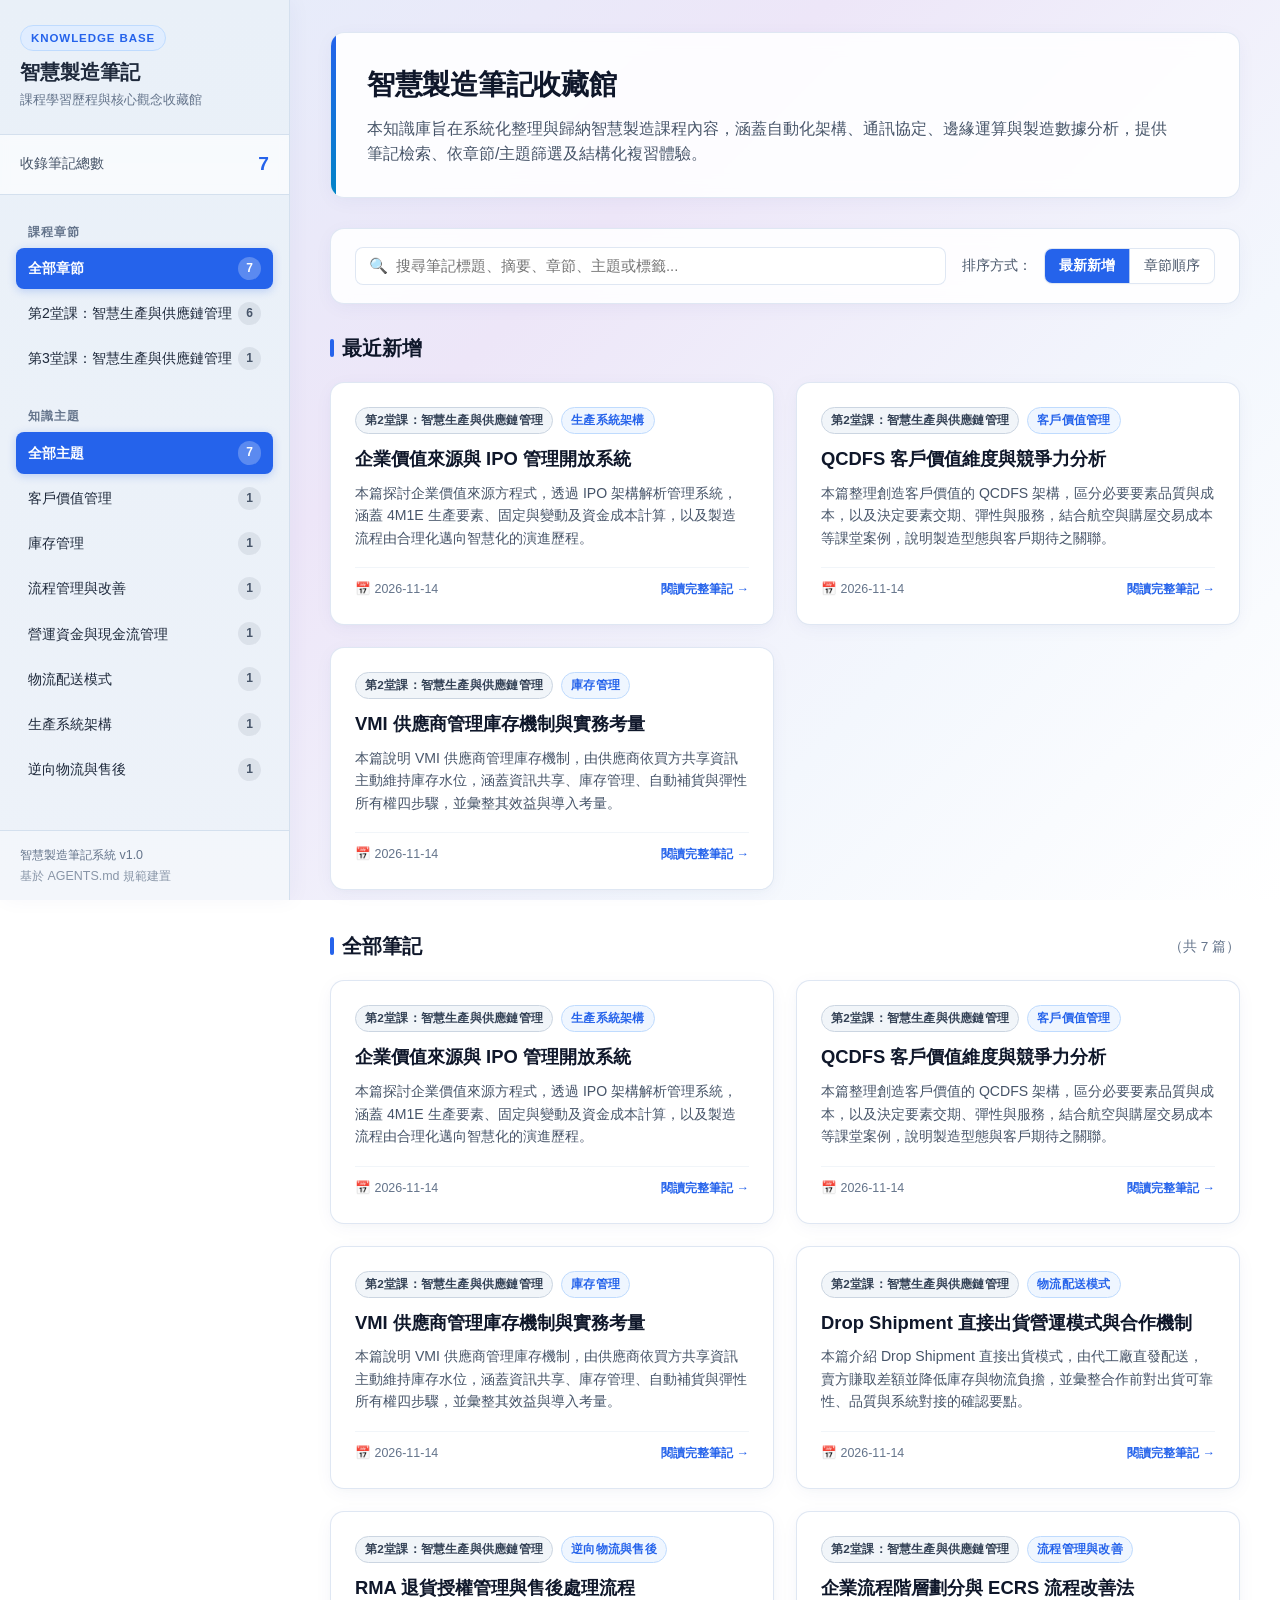
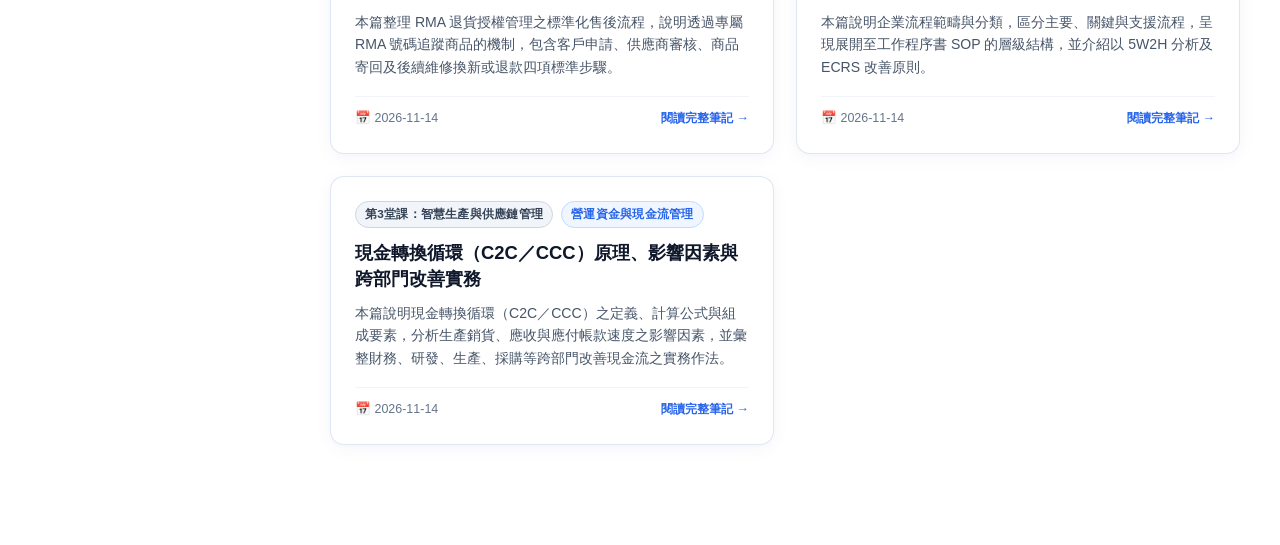
<file: index.html>
<!DOCTYPE html>
<html lang="zh-Hant-TW">
<head>
  <meta charset="UTF-8">
  <meta name="viewport" content="width=device-width, initial-scale=1.0">
  <title>智慧製造筆記收藏館 | 課程知識庫</title>
  <meta name="description" content="智慧製造課程筆記收藏館，提供即時搜尋、分類篩選與完整閱讀。">
  <!-- 外部樣式表 -->
  <link rel="stylesheet" href="./css/style.css">
</head>
<body>

  <!-- 手機版頂部標題列 -->
  <header class="mobile-topbar">
    <div class="mobile-title">智慧製造筆記收藏館</div>
    <button type="button" class="mobile-menu-btn" id="mobile-menu-btn" aria-label="切換選單">選單 ☰</button>
  </header>

  <!-- 手機版側邊欄背景遮罩 -->
  <div class="sidebar-overlay" id="sidebar-overlay"></div>

  <div class="app-layout">
    <!-- 左側深藍灰色固定側邊欄 -->
    <aside class="sidebar" id="sidebar">
      <div class="sidebar-header">
        <span class="brand-badge">Knowledge Base</span>
        <h1 class="sidebar-title">智慧製造筆記</h1>
        <p class="sidebar-subtitle">課程學習歷程與核心觀念收藏館</p>
      </div>

      <!-- 統計數據區塊 -->
      <div class="sidebar-stats">
        <div class="stat-item">
          <span class="stat-label">收錄筆記總數</span>
          <span class="stat-value" id="total-notes-count">0</span>
        </div>
      </div>

      <!-- 分類導航區塊 -->
      <nav class="sidebar-nav">
        <div class="nav-section-title">課程章節</div>
        <ul class="filter-list" id="sidebar-chapter-list">
          <!-- 由 app.js 動態渲染 -->
        </ul>

        <div class="nav-section-title" style="margin-top: 10px;">知識主題</div>
        <ul class="filter-list" id="sidebar-topic-list">
          <!-- 由 app.js 動態渲染 -->
        </ul>
      </nav>

      <div class="sidebar-footer">
        <div>智慧製造筆記系統 v1.0</div>
        <div style="margin-top: 4px; opacity: 0.75;">基於 AGENTS.md 規範建置</div>
      </div>
    </aside>

    <!-- 右側主內容區 -->
    <main class="main-content">
      <div class="content-inner">

        <!-- 網站介紹橫幅 (Hero Banner) -->
        <section class="hero-banner">
          <h2 class="hero-title">智慧製造筆記收藏館</h2>
          <p class="hero-description">
            本知識庫旨在系統化整理與歸納智慧製造課程內容，涵蓋自動化架構、通訊協定、邊緣運算與製造數據分析，提供筆記檢索、依章節/主題篩選及結構化複習體驗。
          </p>
        </section>

        <!-- 搜尋與排序控制列 -->
        <section class="controls-bar">
          <div class="search-box-wrap">
            <span class="search-icon">🔍</span>
            <input type="text" id="search-input" class="search-input" placeholder="搜尋筆記標題、摘要、章節、主題或標籤..." aria-label="關鍵字搜尋">
          </div>

          <div class="sort-and-filters">
            <span class="sort-label">排序方式：</span>
            <div class="sort-btn-group">
              <button type="button" id="sort-newest-btn" class="sort-btn active">最新新增</button>
              <button type="button" id="sort-chapter-btn" class="sort-btn">章節順序</button>
            </div>
          </div>
        </section>

        <!-- 目前已套用的篩選標籤指示條 -->
        <div class="active-filters-bar" id="active-filters-bar" style="display: none;"></div>

        <!-- 最近新增筆記區塊 -->
        <section id="recent-notes-section" style="margin-bottom: 24px;">
          <div class="section-header">
            <h3 class="section-title">最近新增</h3>
          </div>
          <div class="notes-grid" id="recent-notes-grid">
            <!-- 由 app.js 動態載入最近新增卡片 -->
          </div>
        </section>

        <!-- 全部筆記摘要卡片區塊 / 搜尋與篩選結果區塊 -->
        <section id="all-notes-section">
          <div class="section-header">
            <h3 class="section-title" id="notes-list-title">全部筆記</h3>
            <span class="section-count" id="all-notes-count"></span>
          </div>
          <div class="notes-grid" id="all-notes-grid">
            <!-- 由 app.js 動態載入全部卡片 -->
          </div>
        </section>

      </div>
    </main>
  </div>

  <!-- 應用邏輯腳本 (v=2 快取破除) -->
  <script src="./js/app.js?v=2"></script>
</body>
</html>
</file>
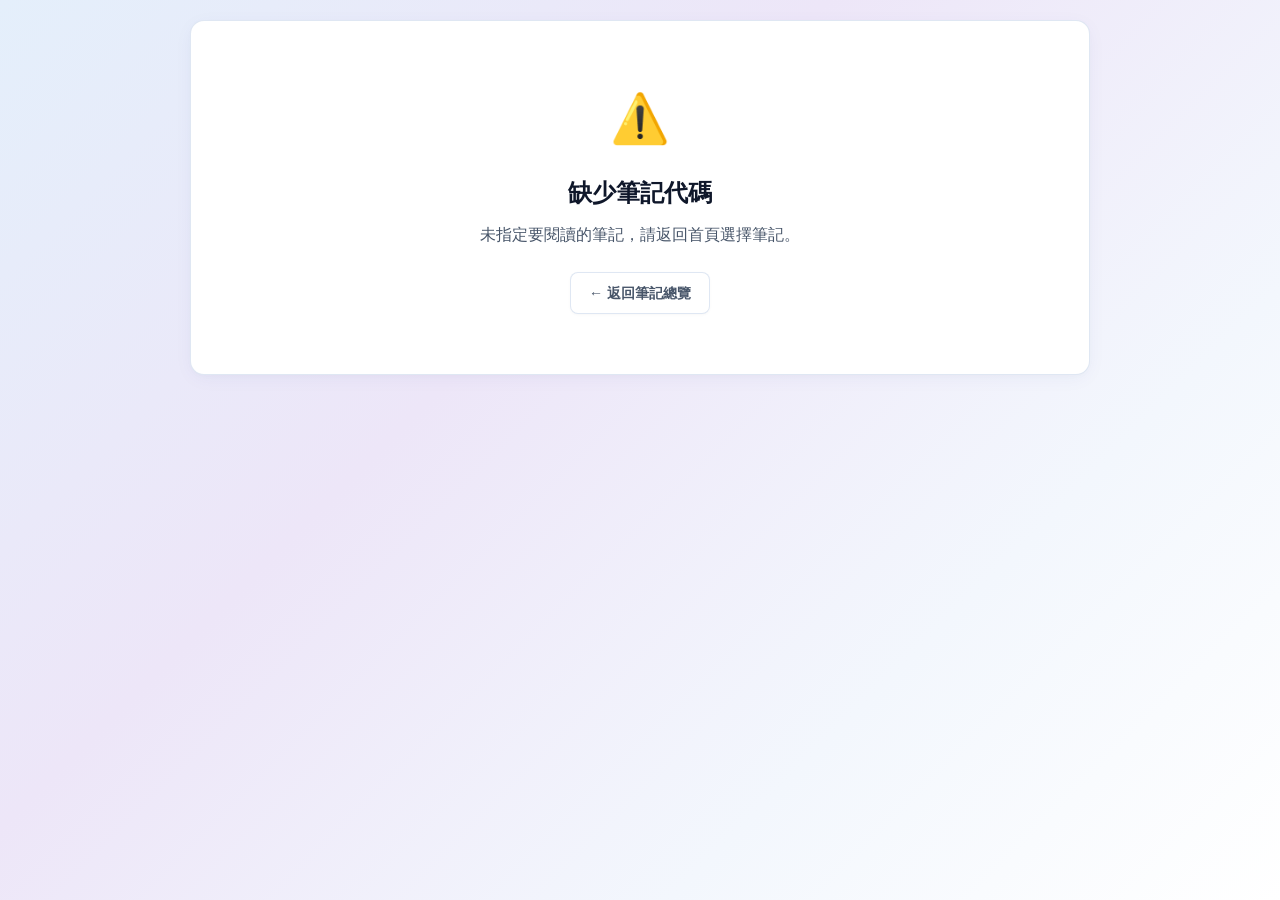
<file: note.html>
<!DOCTYPE html>
<html lang="zh-Hant-TW">
<head>
  <meta charset="UTF-8">
  <meta name="viewport" content="width=device-width, initial-scale=1.0">
  <title>筆記閱讀 | 智慧製造筆記收藏館</title>
  <meta name="description" content="智慧製造筆記詳細閱讀頁面。">
  <link rel="stylesheet" href="./css/style.css">
</head>
<body>

  <!-- 手機版頂部標題列 -->
  <header class="mobile-topbar">
    <div class="mobile-title">智慧製造筆記</div>
    <a href="./index.html" class="mobile-menu-btn" style="text-decoration: none;">&larr; 返回總覽</a>
  </header>

  <main class="note-view-container" id="note-view-wrapper">
    <!-- 頂部返回按鈕列 -->
    <div class="note-nav-bar">
      <a href="./index.html" class="btn-back">&larr; 返回筆記總覽</a>
      <span style="font-size: 0.85rem; color: var(--text-muted);">智慧製造筆記收藏館</span>
    </div>

    <!-- 筆記文章卡片 -->
    <article class="note-article">
      <!-- 筆記檔頭中繼資料區塊 -->
      <header class="note-header" id="note-header-container">
        <!-- 由 note.js 動態渲染 -->
      </header>

      <!-- 筆記 Markdown 內文區塊 -->
      <div class="markdown-body" id="note-body-container">
        <!-- 由 note.js 解析 Markdown 動態填入 -->
      </div>

      <!-- 筆記頁尾資料來源標示區塊 -->
      <footer class="note-footer" id="note-footer-container">
        <!-- 由 note.js 動態渲染 -->
      </footer>
    </article>
  </main>

  <!-- Markdown 解析函式庫與頁面邏輯 -->
  <script src="./lib/markdown-parser.js"></script>
  <script src="./js/note.js"></script>
</body>
</html>
</file>
<file: css/style.css>
/* ==========================================================================
   智慧製造筆記收藏館 - 樣式表 (Future Tech Light Theme)
   依據 AGENTS.md 視覺風格規範建置 - EduMate 淺色未來科技學習平台風格
   ========================================================================== */

:root {
  /* 品牌與科技藍調色彩（主要按鈕及選取狀態的強調色） */
  --primary-blue: #2563eb;
  --primary-blue-hover: #1d4ed8;
  --primary-blue-light: #eff6ff;
  --primary-blue-border: #bfdbfe;
  --tech-cyan: #0284c7;

  /* 背景漸層系統（淡藍灰、淡紫灰與白色的柔和漸層，EduMate 科技學習風） */
  --bg-gradient: linear-gradient(135deg, #e4effb 0%, #ede6f8 38%, #f3f7fd 72%, #ffffff 100%);
  --content-bg: #ffffff;
  --content-bg-subtle: #f8fafc;

  /* 側邊欄專用（柔和中淺藍灰色系，親和明亮且與主內容區自然區隔） */
  --sidebar-bg: #eaf0f8;
  --sidebar-bg-gradient: linear-gradient(180deg, #e9f0f8 0%, #edf2f9 100%);
  --sidebar-border: #d4e0ee;
  --sidebar-text: #1e293b;
  --sidebar-text-muted: #64748b;
  --sidebar-item-hover: rgba(255, 255, 255, 0.85);
  --sidebar-item-active: #2563eb;

  /* 文字色彩 */
  --text-main: #0f172a;
  --text-secondary: #475569;
  --text-muted: #64748b;
  --text-light: #94a3b8;

  /* 卡片與元件邊界、微陰影（白底、圓角、細邊框、極致淡陰影） */
  --border-color: rgba(215, 226, 240, 0.8);
  --border-color-focus: #93c5fd;
  --card-bg: #ffffff;
  --card-radius: 14px;
  --badge-radius: 9999px;
  --card-shadow: 0 4px 20px -2px rgba(30, 58, 138, 0.05), 0 2px 6px -1px rgba(15, 23, 42, 0.02);
  --card-shadow-hover: 0 12px 28px -4px rgba(37, 99, 235, 0.12), 0 4px 10px -2px rgba(15, 23, 42, 0.03);

  /* 版面尺寸 */
  --sidebar-width: 290px;
  --header-height: 64px;
  --container-max-width: 1200px;
  
  /* 字體系統 */
  --font-family: -apple-system, BlinkMacSystemFont, "Segoe UI", Roboto, "Helvetica Neue", Arial, "Noto Sans TC", "PingFang TC", "Microsoft JhengHei", sans-serif;
  --font-mono: ui-monospace, SFMono-Regular, Menlo, Monaco, Consolas, "Liberation Mono", "Courier New", monospace;
}

/* 基礎重置與排版設定 */
*, *::before, *::after {
  box-sizing: border-box;
  margin: 0;
  padding: 0;
}

html {
  font-size: 16px;
  scroll-behavior: smooth;
}

body {
  font-family: var(--font-family);
  background: var(--bg-gradient);
  background-attachment: fixed;
  color: var(--text-main);
  line-height: 1.6;
  min-height: 100vh;
  -webkit-font-smoothing: antialiased;
}

a {
  color: var(--primary-blue);
  text-decoration: none;
  transition: color 0.2s ease;
}

a:hover {
  color: var(--primary-blue-hover);
}

/* 主版面配置：左側固定側邊欄 + 右側主內容區 */
.app-layout {
  display: flex;
  min-height: 100vh;
}

/* 側邊欄樣式（柔和藍灰色調） */
.sidebar {
  width: var(--sidebar-width);
  background: var(--sidebar-bg-gradient);
  color: var(--sidebar-text);
  display: flex;
  flex-direction: column;
  position: fixed;
  top: 0;
  bottom: 0;
  left: 0;
  z-index: 100;
  border-right: 1px solid var(--sidebar-border);
  box-shadow: 3px 0 20px rgba(30, 58, 138, 0.04);
  overflow-y: auto;
  transition: transform 0.3s ease;
}

.sidebar-header {
  padding: 24px 20px;
  border-bottom: 1px solid var(--sidebar-border);
}

.brand-badge {
  display: inline-block;
  font-size: 0.72rem;
  letter-spacing: 0.08em;
  text-transform: uppercase;
  color: var(--primary-blue);
  background: #e0edff;
  border: 1px solid #bfdbfe;
  padding: 3px 10px;
  border-radius: var(--badge-radius);
  margin-bottom: 8px;
  font-weight: 700;
}

.sidebar-title {
  font-size: 1.25rem;
  font-weight: 800;
  color: var(--sidebar-text);
  line-height: 1.3;
}

.sidebar-subtitle {
  font-size: 0.82rem;
  color: var(--sidebar-text-muted);
  margin-top: 6px;
  line-height: 1.4;
}

.sidebar-stats {
  padding: 14px 20px;
  background: rgba(255, 255, 255, 0.65);
  border-bottom: 1px solid var(--sidebar-border);
  backdrop-filter: blur(4px);
}

.stat-item {
  display: flex;
  justify-content: space-between;
  align-items: center;
  font-size: 0.85rem;
}

.stat-label {
  color: var(--text-secondary);
  font-weight: 500;
}

.stat-value {
  font-size: 1.2rem;
  font-weight: 800;
  color: var(--primary-blue);
}

.sidebar-nav {
  padding: 20px 16px;
  flex: 1;
}

.nav-section-title {
  font-size: 0.75rem;
  text-transform: uppercase;
  letter-spacing: 0.08em;
  color: #64748b;
  padding: 8px 12px 6px;
  font-weight: 700;
}

.filter-list {
  list-style: none;
  margin-bottom: 20px;
}

.filter-item {
  display: flex;
  justify-content: space-between;
  align-items: center;
  padding: 9px 12px;
  margin-bottom: 4px;
  border-radius: 8px;
  font-size: 0.88rem;
  color: var(--sidebar-text);
  cursor: pointer;
  transition: all 0.2s ease;
}

.filter-item:hover {
  background: var(--sidebar-item-hover);
  color: var(--primary-blue);
  box-shadow: 0 1px 4px rgba(0, 0, 0, 0.03);
}

.filter-item.active {
  background: var(--primary-blue);
  color: #ffffff;
  font-weight: 600;
  box-shadow: 0 2px 8px rgba(37, 99, 235, 0.25);
}

.filter-count {
  font-size: 0.75rem;
  padding: 2px 8px;
  border-radius: var(--badge-radius);
  background: rgba(30, 41, 59, 0.08);
  color: #475569;
  font-weight: 600;
}

.filter-item.active .filter-count {
  background: rgba(255, 255, 255, 0.25);
  color: #ffffff;
}

.sidebar-footer {
  padding: 16px 20px;
  border-top: 1px solid var(--sidebar-border);
  font-size: 0.78rem;
  color: var(--sidebar-text-muted);
  line-height: 1.4;
  background: rgba(255, 255, 255, 0.35);
}

/* 主內容區容器 */
.main-content {
  margin-left: var(--sidebar-width);
  flex: 1;
  padding: 32px 40px 60px;
  max-width: calc(100% - var(--sidebar-width));
}

.content-inner {
  max-width: var(--container-max-width);
  margin: 0 auto;
}

/* 手機版頂部工具列（柔和藍灰調） */
.mobile-topbar {
  display: none;
  background: #edf2f9;
  color: var(--text-main);
  padding: 14px 20px;
  align-items: center;
  justify-content: space-between;
  position: sticky;
  top: 0;
  z-index: 90;
  border-bottom: 1px solid var(--sidebar-border);
  box-shadow: 0 1px 3px rgba(0, 0, 0, 0.03);
}

.mobile-title {
  font-size: 1.05rem;
  font-weight: 700;
  color: var(--text-main);
}

.mobile-menu-btn {
  background: #ffffff;
  border: 1px solid var(--sidebar-border);
  color: var(--text-main);
  padding: 6px 12px;
  border-radius: 6px;
  font-size: 0.85rem;
  cursor: pointer;
  font-weight: 600;
  box-shadow: 0 1px 2px rgba(0, 0, 0, 0.04);
}

/* 遮罩層（手機版展開側邊欄時） */
.sidebar-overlay {
  display: none;
  position: fixed;
  inset: 0;
  background: rgba(15, 23, 42, 0.4);
  backdrop-filter: blur(2px);
  z-index: 95;
}

.sidebar-overlay.active {
  display: block;
}

/* 頁首橫幅（網站簡介區 - 磨砂玻璃通透質感） */
.hero-banner {
  background: rgba(255, 255, 255, 0.88);
  backdrop-filter: blur(10px);
  border: 1px solid var(--border-color);
  border-radius: var(--card-radius);
  padding: 30px 36px;
  margin-bottom: 30px;
  box-shadow: var(--card-shadow);
  position: relative;
  overflow: hidden;
}

.hero-banner::before {
  content: "";
  position: absolute;
  top: 0;
  left: 0;
  width: 5px;
  height: 100%;
  background: linear-gradient(to bottom, var(--primary-blue), var(--tech-cyan));
}

.hero-title {
  font-size: 1.75rem;
  font-weight: 800;
  color: var(--text-main);
  margin-bottom: 8px;
  letter-spacing: -0.01em;
}

.hero-description {
  color: var(--text-secondary);
  font-size: 1rem;
  max-width: 800px;
  line-height: 1.6;
}

/* 控制列：關鍵字搜尋與排序開關 */
.controls-bar {
  background: rgba(255, 255, 255, 0.88);
  backdrop-filter: blur(10px);
  border: 1px solid var(--border-color);
  border-radius: var(--card-radius);
  padding: 18px 24px;
  margin-bottom: 28px;
  box-shadow: var(--card-shadow);
  display: flex;
  flex-wrap: wrap;
  gap: 16px;
  align-items: center;
  justify-content: space-between;
}

.search-box-wrap {
  flex: 1;
  min-width: 260px;
  position: relative;
}

.search-icon {
  position: absolute;
  left: 14px;
  top: 50%;
  transform: translateY(-50%);
  color: var(--text-muted);
  pointer-events: none;
  font-size: 0.95rem;
}

.search-input {
  width: 100%;
  padding: 10px 14px 10px 40px;
  font-size: 0.92rem;
  border: 1px solid var(--border-color);
  border-radius: 8px;
  outline: none;
  background: #ffffff;
  color: var(--text-main);
  transition: all 0.2s ease;
}

.search-input:focus {
  border-color: var(--primary-blue);
  box-shadow: 0 0 0 3px rgba(37, 99, 235, 0.15);
}

.sort-and-filters {
  display: flex;
  gap: 12px;
  align-items: center;
  flex-wrap: wrap;
}

.sort-label {
  font-size: 0.85rem;
  color: var(--text-secondary);
  font-weight: 500;
}

.sort-btn-group {
  display: inline-flex;
  border: 1px solid var(--border-color);
  border-radius: 8px;
  overflow: hidden;
  background: #ffffff;
  box-shadow: 0 1px 3px rgba(0, 0, 0, 0.02);
}

.sort-btn {
  background: transparent;
  border: none;
  padding: 8px 14px;
  font-size: 0.85rem;
  color: var(--text-secondary);
  cursor: pointer;
  transition: all 0.2s ease;
  font-family: inherit;
  font-weight: 500;
}

.sort-btn:not(:last-child) {
  border-right: 1px solid var(--border-color);
}

.sort-btn:hover {
  background: var(--content-bg-subtle);
  color: var(--text-main);
}

.sort-btn.active {
  background: var(--primary-blue);
  color: #ffffff;
  font-weight: 600;
}

/* 篩選標籤指示列 */
.active-filters-bar {
  display: flex;
  align-items: center;
  gap: 10px;
  flex-wrap: wrap;
  margin-top: -12px;
  margin-bottom: 24px;
  padding: 0 6px;
}

.filter-chip {
  display: inline-flex;
  align-items: center;
  gap: 6px;
  background: var(--primary-blue-light);
  color: var(--primary-blue);
  border: 1px solid var(--primary-blue-border);
  padding: 4px 12px;
  border-radius: var(--badge-radius);
  font-size: 0.82rem;
  font-weight: 600;
}

.filter-chip-remove {
  background: none;
  border: none;
  color: var(--primary-blue);
  cursor: pointer;
  font-size: 1rem;
  line-height: 1;
  padding: 0 2px;
}

.filter-clear-all {
  font-size: 0.82rem;
  color: var(--text-muted);
  cursor: pointer;
  text-decoration: underline;
  background: none;
  border: none;
}

.filter-clear-all:hover {
  color: var(--primary-blue);
}

/* 區塊標題 */
.section-header {
  display: flex;
  align-items: center;
  justify-content: space-between;
  margin-bottom: 18px;
}

.section-title {
  font-size: 1.25rem;
  font-weight: 800;
  color: var(--text-main);
  display: flex;
  align-items: center;
  gap: 8px;
}

.section-title::before {
  content: "";
  display: inline-block;
  width: 4px;
  height: 18px;
  background: var(--primary-blue);
  border-radius: 2px;
}

.section-count {
  font-size: 0.85rem;
  color: var(--text-muted);
}

/* 卡片格線系統 */
.notes-grid {
  display: grid;
  grid-template-columns: repeat(auto-fill, minmax(320px, 1fr));
  gap: 22px;
  margin-bottom: 40px;
}

/* 筆記摘要卡片（純白底、圓角、細緻淡陰影） */
.note-card {
  background: var(--card-bg);
  border: 1px solid var(--border-color);
  border-radius: var(--card-radius);
  padding: 24px;
  box-shadow: var(--card-shadow);
  display: flex;
  flex-direction: column;
  transition: transform 0.2s ease, box-shadow 0.2s ease, border-color 0.2s ease;
  position: relative;
}

.note-card:hover {
  transform: translateY(-3px);
  border-color: #93c5fd;
  box-shadow: var(--card-shadow-hover);
}

.card-badges {
  display: flex;
  gap: 8px;
  flex-wrap: wrap;
  margin-bottom: 12px;
}

.badge {
  font-size: 0.74rem;
  padding: 3px 9px;
  border-radius: var(--badge-radius);
  font-weight: 600;
  letter-spacing: 0.02em;
}

.badge-chapter {
  background: #f1f5f9;
  color: #334155;
  border: 1px solid #cbd5e1;
}

.badge-topic {
  background: var(--primary-blue-light);
  color: var(--primary-blue);
  border: 1px solid var(--primary-blue-border);
}

.card-title {
  font-size: 1.15rem;
  font-weight: 700;
  color: var(--text-main);
  margin-bottom: 10px;
  line-height: 1.4;
}

.card-title a {
  color: var(--text-main);
}

.card-title a:hover {
  color: var(--primary-blue);
}

.card-summary {
  font-size: 0.88rem;
  color: var(--text-secondary);
  line-height: 1.6;
  margin-bottom: 18px;
  flex: 1;
  display: -webkit-box;
  -webkit-line-clamp: 3;
  -webkit-box-orient: vertical;
  overflow: hidden;
  text-overflow: ellipsis;
}

.card-footer {
  display: flex;
  justify-content: space-between;
  align-items: center;
  border-top: 1px solid #f1f5f9;
  padding-top: 12px;
  font-size: 0.78rem;
  color: var(--text-muted);
}

.card-date {
  display: flex;
  align-items: center;
  gap: 4px;
}

.read-more-btn {
  color: var(--primary-blue);
  font-weight: 600;
  display: inline-flex;
  align-items: center;
  gap: 4px;
}

.read-more-btn:hover {
  text-decoration: underline;
}

/* 空結果狀態 */
.empty-state {
  text-align: center;
  padding: 60px 20px;
  background: rgba(255, 255, 255, 0.75);
  border: 1px dashed var(--border-color);
  border-radius: var(--card-radius);
  margin: 20px 0;
}

.empty-icon {
  font-size: 2.5rem;
  color: var(--text-muted);
  margin-bottom: 12px;
}

.empty-text {
  font-size: 1.05rem;
  color: var(--text-secondary);
  margin-bottom: 8px;
}

.empty-subtext {
  font-size: 0.85rem;
  color: var(--text-muted);
}

/* ==========================================================================
   完整筆記閱讀頁面 (note.html 專屬樣式)
   ========================================================================== */

.note-view-container {
  max-width: 900px;
  margin: 0 auto;
  padding: 20px 0 60px;
}

/* 導覽返回按鈕列 */
.note-nav-bar {
  display: flex;
  justify-content: space-between;
  align-items: center;
  margin-bottom: 24px;
}

.btn-back {
  display: inline-flex;
  align-items: center;
  gap: 8px;
  background: #ffffff;
  color: var(--text-secondary);
  border: 1px solid var(--border-color);
  padding: 9px 18px;
  border-radius: 8px;
  font-size: 0.88rem;
  font-weight: 600;
  box-shadow: 0 1px 3px rgba(0, 0, 0, 0.03);
  transition: all 0.2s ease;
}

.btn-back:hover {
  background: var(--primary-blue-light);
  border-color: var(--primary-blue-border);
  color: var(--primary-blue);
}

/* 筆記文章主體容器 */
.note-article {
  background: #ffffff;
  border: 1px solid var(--border-color);
  border-radius: var(--card-radius);
  box-shadow: var(--card-shadow);
  padding: 44px 50px;
  margin-bottom: 30px;
}

/* 筆記檔頭中繼資訊區 */
.note-header {
  border-bottom: 1px solid var(--border-color);
  padding-bottom: 28px;
  margin-bottom: 32px;
}

.note-badges {
  display: flex;
  flex-wrap: wrap;
  gap: 8px;
  margin-bottom: 16px;
}

.note-title {
  font-size: 2rem;
  font-weight: 800;
  color: var(--text-main);
  line-height: 1.3;
  margin-bottom: 18px;
  letter-spacing: -0.01em;
}

.note-meta-grid {
  display: grid;
  grid-template-columns: repeat(auto-fit, minmax(180px, 1fr));
  gap: 12px;
  background: var(--content-bg-subtle);
  border: 1px solid var(--border-color);
  border-radius: 10px;
  padding: 14px 18px;
  font-size: 0.85rem;
}

.meta-col {
  display: flex;
  flex-direction: column;
}

.meta-label {
  color: var(--text-muted);
  font-size: 0.75rem;
  margin-bottom: 2px;
}

.meta-value {
  color: var(--text-main);
  font-weight: 600;
}

/* 標籤群組 */
.tag-list {
  display: flex;
  flex-wrap: wrap;
  gap: 6px;
  margin-top: 14px;
}

.tag-item {
  font-size: 0.75rem;
  background: #f8fafc;
  color: #475569;
  border: 1px solid #e2e8f0;
  padding: 2px 10px;
  border-radius: var(--badge-radius);
}

/* Markdown 排版內容 */
.markdown-body {
  color: #1e293b;
  font-size: 1rem;
  line-height: 1.8;
}

.markdown-body h1,
.markdown-body h2,
.markdown-body h3,
.markdown-body h4 {
  color: var(--text-main);
  font-weight: 700;
  margin-top: 36px;
  margin-bottom: 14px;
  line-height: 1.35;
}

.markdown-body h1 {
  font-size: 1.6rem;
  border-bottom: 2px solid #e2e8f0;
  padding-bottom: 10px;
}

.markdown-body h2 {
  font-size: 1.32rem;
  position: relative;
  padding-left: 12px;
}

.markdown-body h2::before {
  content: "";
  position: absolute;
  left: 0;
  top: 4px;
  bottom: 4px;
  width: 4px;
  background: var(--primary-blue);
  border-radius: 2px;
}

.markdown-body h3 {
  font-size: 1.15rem;
}

.markdown-body p {
  margin-bottom: 16px;
}

.markdown-body ul,
.markdown-body ol {
  padding-left: 26px;
  margin-bottom: 20px;
}

.markdown-body li {
  margin-bottom: 8px;
}

.markdown-body blockquote {
  margin: 20px 0;
  padding: 14px 20px;
  background: #f8fafc;
  border-left: 4px solid var(--primary-blue);
  border-radius: 0 8px 8px 0;
  color: #334155;
  font-style: normal;
}

.markdown-body blockquote p {
  margin-bottom: 0;
}

.markdown-body code {
  background: #f1f5f9;
  color: #0369a1;
  padding: 2px 6px;
  border-radius: 4px;
  font-family: var(--font-mono);
  font-size: 0.88em;
  border: 1px solid #e2e8f0;
}

.markdown-body pre {
  background: #1e293b;
  color: #e2e8f0;
  padding: 18px 20px;
  border-radius: 10px;
  overflow-x: auto;
  margin: 22px 0;
}

.markdown-body pre code {
  background: transparent;
  color: inherit;
  padding: 0;
  border: none;
  font-size: 0.88rem;
}

.markdown-body hr {
  border: 0;
  height: 1px;
  background: var(--border-color);
  margin: 32px 0;
}

/* 表格樣式 */
.table-container {
  overflow-x: auto;
  margin: 24px 0;
}

.markdown-body table {
  width: 100%;
  border-collapse: collapse;
  font-size: 0.92rem;
}

.markdown-body th,
.markdown-body td {
  border: 1px solid var(--border-color);
  padding: 10px 14px;
  text-align: left;
}

.markdown-body th {
  background: #f8fafc;
  font-weight: 700;
  color: var(--text-main);
}

.markdown-body tr:nth-child(even) {
  background: #fafafa;
}

/* 筆記頁尾資料來源標示區 */
.note-footer {
  margin-top: 40px;
  padding-top: 24px;
  border-top: 1px solid var(--border-color);
  display: flex;
  justify-content: space-between;
  align-items: center;
  flex-wrap: wrap;
  gap: 12px;
  font-size: 0.84rem;
  color: var(--text-muted);
}

.note-footer-info {
  display: flex;
  gap: 16px;
  flex-wrap: wrap;
}

/* ==========================================================================
   響應式設計 (RWD 斷點微調)
   ========================================================================== */

@media (max-width: 992px) {
  .sidebar {
    transform: translateX(-100%);
  }

  .sidebar.open {
    transform: translateX(0);
  }

  .main-content {
    margin-left: 0;
    max-width: 100%;
    padding: 24px 20px 40px;
  }

  .mobile-topbar {
    display: flex;
  }

  .hero-banner {
    padding: 24px 20px;
  }

  .note-article {
    padding: 28px 24px;
  }
}

@media (max-width: 640px) {
  .controls-bar {
    padding: 14px;
  }

  .sort-and-filters {
    width: 100%;
    justify-content: space-between;
  }

  .notes-grid {
    grid-template-columns: 1fr;
  }

  .note-title {
    font-size: 1.5rem;
  }

  .note-footer {
    flex-direction: column;
    align-items: flex-start;
  }
}
</file>
